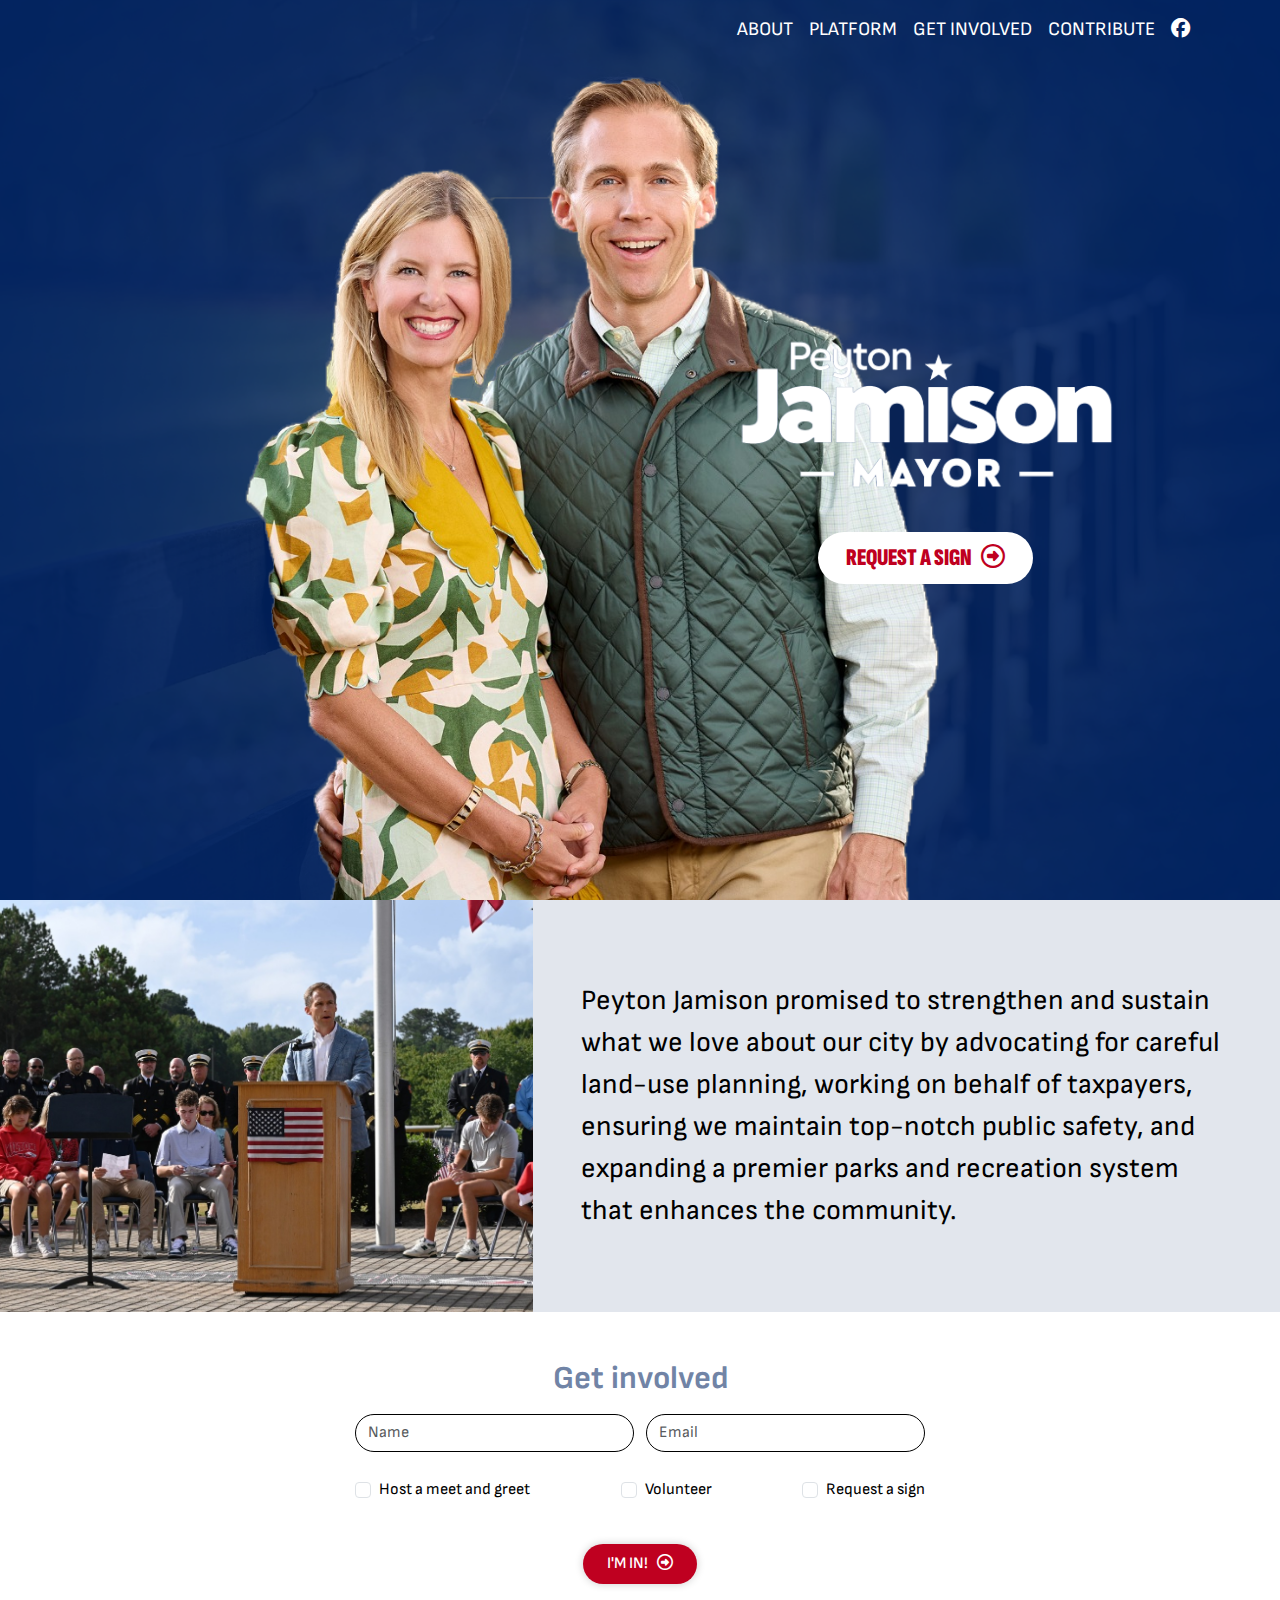
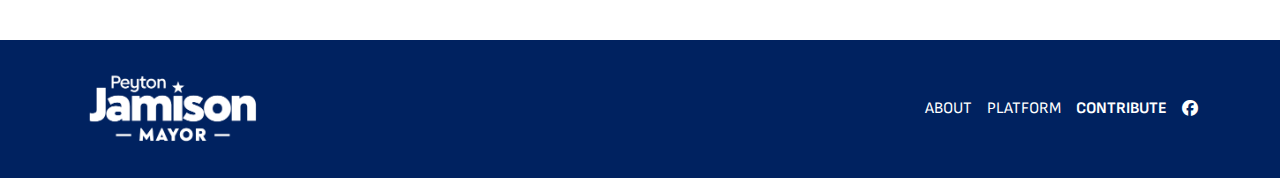
<file: index.html>
<!DOCTYPE html>
<html lang="en">

<head>
  <meta charset="UTF-8">
  <meta name="viewport" content="width=device-width, initial-scale=1.0">
  <link href="https://cdn.jsdelivr.net/npm/bootstrap@5.3.3/dist/css/bootstrap.min.css" rel="stylesheet">
  <link rel="stylesheet" href="https://cdnjs.cloudflare.com/ajax/libs/font-awesome/6.5.1/css/all.min.css">
  <script src="https://cdn.jsdelivr.net/npm/bootstrap@5.3.3/dist/js/bootstrap.bundle.min.js"></script>
  <link rel="stylesheet" href="css/style.css">

  <!-- jquery -->
  <script src="https://ajax.googleapis.com/ajax/libs/jquery/3.5.1/jquery.min.js"></script>

  <!-- custom script -->
  <script src="js/script.js"></script>

  <link rel="shortcut icon" href="images/logo.png" type="image/png">
  <title>Peyton Jamison Mayor</title>
</head>

<body>

  <nav class="navbar nav-fixed navbar-expand-lg navbar-dark">
    <div class="container">
      
      <button class="navbar-toggler" type="button" data-bs-toggle="collapse" data-bs-target="#mynavbar">
        <span class="navbar-toggler-icon"></span>
      </button>
      <div class="collapse navbar-collapse" id="mynavbar">
        <ul class="navbar-nav ms-auto">
          <li class="nav-item">
            <a class="nav-link" href="about.html">ABOUT</a>
          </li>
          <li class="nav-item">
            <a class="nav-link" href="platform.html">PLATFORM</a>
          </li>
          <li class="nav-item">
            <a class="nav-link" href="#get-involved">GET INVOLVED</a>
          </li>
          <li class="nav-item">
            <a class="nav-link" href="https://secure.anedot.com/jamisonformilton/contribute" target="_blank">CONTRIBUTE</a>
          </li>
          <li class="nav-item">
            <a class="nav-link" href="https://www.facebook.com/jamisonformilton/" target="_blank">
              <i class="fa-brands fa-facebook"></i>
            </a>
          </li>
          
        </ul>

      </div>
    </div>
  </nav>


  <section class="banner">
    <div class="container">
      <div class="row align-items-center pt-5 pb-2 pb-lg-5">
        <div class="col-lg-6 ms-auto text-center">
          <img src="images/logo.png" alt="logo" class="header-logo">
          <a href="#get-involved" class="btn-header">
            REQUEST A SIGN &nbsp; <i class="fa-regular fa-circle-right"></i>
          </a>
        </div>
      </div>
    </div>
    <div class="col-12 d-block d-lg-none">
      <img src="images/header2.png" alt="About" class="w-100">
    </div>
  </section>

  <section style="background-color: #E2E6ED;">
    <div class="row align-items-center g-0 home-image-row">
      <div class="col-lg-5">
        <img src="images/speech.png" alt="speech" class="w-100 d-flex">
      </div>
      <div class="col-lg-7">
        <p class="p-5 mb-0" style="font-size: 1.75rem;">Peyton Jamison promised to strengthen and sustain what we love about our city by advocating for careful land-use planning, working on behalf of taxpayers, ensuring we maintain top-notch public safety, and expanding a premier parks and recreation system that enhances the community.</p>
      </div>
    </div>
  </section>


  <section class=" py-5" id="get-involved">
    <h2 class="text-center mb-3" style="color: #7184A6;">Get involved</h2>


    <div class="container">
      <div class="row">
        <div class="col">
          <form class="newsletter-form" method="post">
            <div class="mb-3 form-desktop-1">
              <input type="text" class="form-control" id="nameInput" placeholder="Name" required>
            </div>
            <div class="mb-3 form-desktop-1">
              <input type="email" class="form-control" id="emailInput" placeholder="Email" required>
            </div>
            <div class="mb-3 form-check form-desktop-2">
              <input type="checkbox" class="form-check-input" id="Host-a-meet-and-greet">
              <label class="form-check-label" for="Host-a-meet-and-greet">Host a meet and greet</label>
            </div>
            <div class="mb-3 form-check form-desktop-2">
              <input type="checkbox" class="form-check-input" id="volunteerCheck">
              <label class="form-check-label" for="volunteerCheck">Volunteer</label>
            </div>
            <div class="mb-3 form-check form-desktop-2">
              <input type="checkbox" class="form-check-input" id="Request-a-sign">
              <label class="form-check-label" for="Request-a-sign">Request a sign</label>
            </div>

            <div style="flex-basis: 100%; text-align: center;    width: 100%;">
              <button type="submit" class="btn-red mb-2 form-desktop-3">I'M IN! &nbsp; <i class="fa-regular fa-circle-right"></i></button>
            </div>

            
          </form>
        </div>
      </div>
    </div>


  </section>





  <footer>
    <div class="container py-4">
      <div class="row align-items-center">
        <div class="col-sm-6 text-center text-sm-start">

          <p class="mb-0">
            <a href="index.html">
              <img src="images/logo.png" alt="" class="footer-logo">
            </a>
          </p>

        </div>

        <div class="col-sm-6 ">
          <div class="footer-links-wrapper">
            <a class="footer-link" href="about.html">ABOUT</a>
            <a class="footer-link" href="platform.html">PLATFORM</a>
            <a class="footer-link" href="https://secure.anedot.com/jamisonformilton/contribute" target="_blank"><b>CONTRIBUTE</b></a>
            <a class="footer-link" href="https://www.facebook.com/jamisonformilton/" target="_blank">
                <i class="fa-brands fa-facebook"></i>
            </a>
            
          </div>


        </div>

      </div>




    </div>
  </footer>


  <script id="ratufa_loader" src="https://www.ratufa.io/c/ld.js?f=ynd56dyh&n=n1.ratufa.io"></script>

  <style>
    .ratufa-popup-title {
      display: none !important;
    }

    .ratufa-popup-container {
      display: flex;
      align-items: center;
      text-align: center;
    }
  </style>
</body>

</html>
</file>
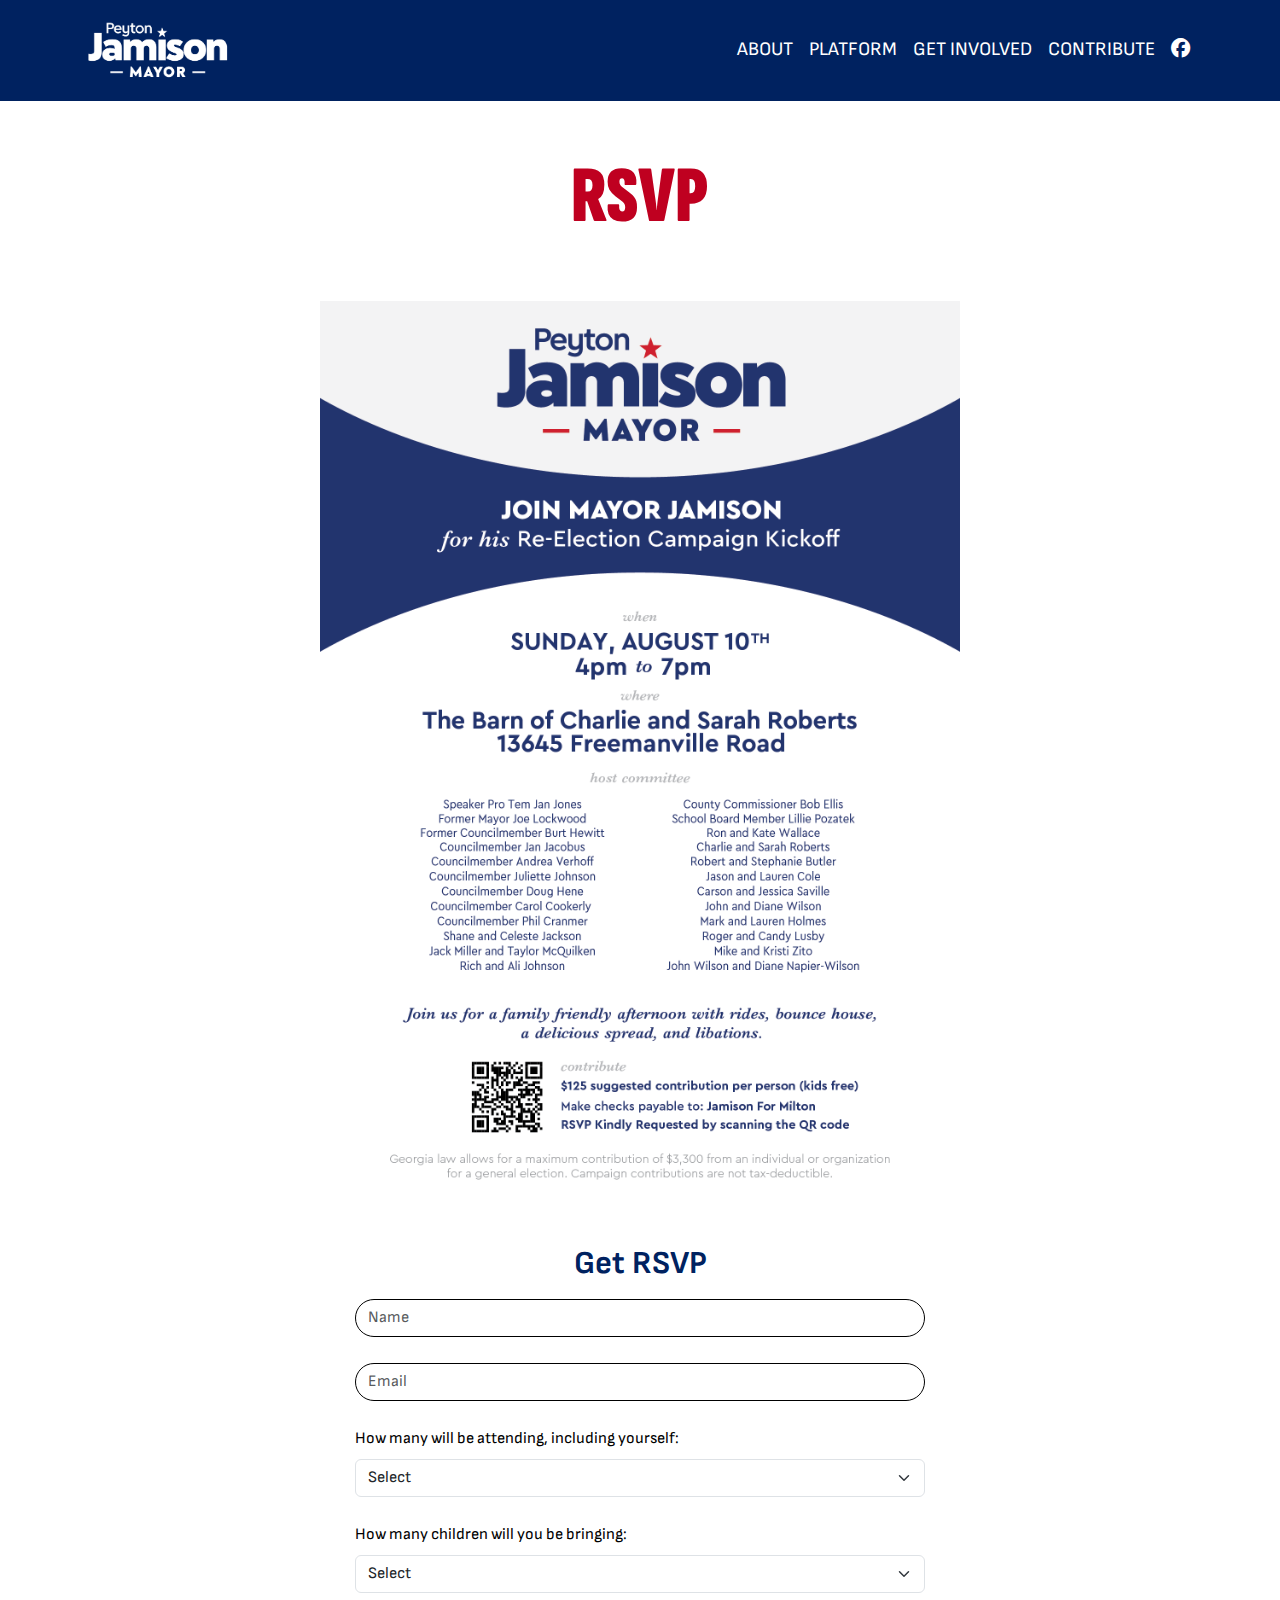
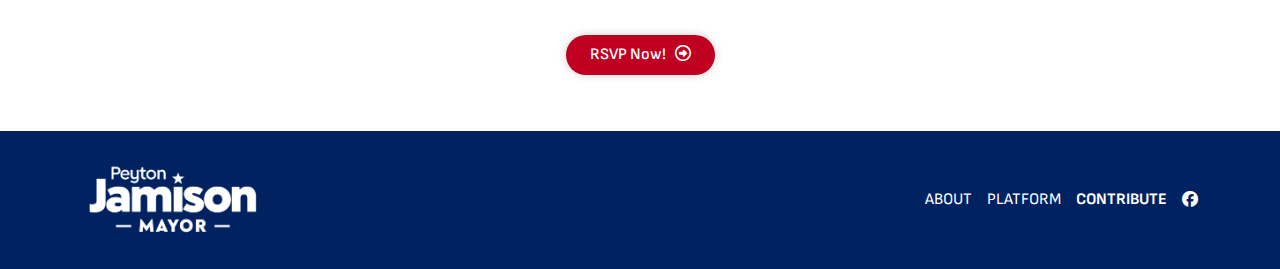
<file: RSVP/index.html>
<!DOCTYPE html>
<html lang="en">

<head>
  <meta charset="UTF-8">
  <meta name="viewport" content="width=device-width, initial-scale=1.0">
  <link href="https://cdn.jsdelivr.net/npm/bootstrap@5.3.3/dist/css/bootstrap.min.css" rel="stylesheet">
  <link rel="stylesheet" href="https://cdnjs.cloudflare.com/ajax/libs/font-awesome/6.5.1/css/all.min.css">
  <script src="https://cdn.jsdelivr.net/npm/bootstrap@5.3.3/dist/js/bootstrap.bundle.min.js"></script>
  <link rel="stylesheet" href="../css/style.css">

  <!-- jquery -->
  <script src="https://ajax.googleapis.com/ajax/libs/jquery/3.5.1/jquery.min.js"></script>

  <!-- custom script -->
  <script src="../js/script.js"></script>

  <link rel="shortcut icon" href="../images/logo.png" type="image/png">
  <title>Peyton Jamison Mayor</title>
</head>

<body>

  <nav class="navbar navbar-expand-lg navbar-dark" style="background-color: #002260;">
    <div class="container">
      <a class="navbar-brand " href="index.html">
        <img src="../images/logo.png" alt="Peyton Jamison Mayor">
      </a>
      <button class="navbar-toggler" type="button" data-bs-toggle="collapse" data-bs-target="#mynavbar">
        <span class="navbar-toggler-icon"></span>
      </button>
      <div class="collapse navbar-collapse" id="mynavbar">
        <ul class="navbar-nav ms-auto">
          <li class="nav-item">
            <a class="nav-link" href="../about.html">ABOUT</a>
          </li>
          <li class="nav-item">
            <a class="nav-link" href="../platform.html">PLATFORM</a>
          </li>
          <li class="nav-item">
            <a class="nav-link" href="../index.html#get-involved">GET INVOLVED</a>
          </li>
          <li class="nav-item">
            <a class="nav-link" href="https://secure.anedot.com/jamisonformilton/contribute"
              target="_blank">CONTRIBUTE</a>
          </li>
          <li class="nav-item">
            <a class="nav-link" href="https://www.facebook.com/jamisonformilton/" target="_blank">
              <i class="fa-brands fa-facebook"></i>
            </a>
          </li>

        </ul>

      </div>
    </div>
  </nav>


  <section class="header">
    <div class="container">
      <div class="row align-items-center py-5">
        <div class="col-lg-12 text-center">
          <h1 style="color: #BF0020;" class="font-sofia-sans page-heading">RSVP</h1>
        </div>
      </div>
    </div>
  </section>



  <section class="">


    <div class="col-sm-6 mx-auto">
      <img src="../images/Jamison-Invite-01.png" alt="About" class="w-100">
    </div>

  </section>



  <section class=" py-5" id="get-involved">
    <h2 class="text-center mb-3" style="color: #002260;">Get RSVP</h2>


    <div class="container">
      <div class="row">
        <div class="col">
          <form class="newsletter-form" method="post">
            <div class="mb-3 form-desktop-full">
              <input type="text" class="form-control" id="nameInput" placeholder="Name" required>
            </div>
            <div class="mb-3 form-desktop-full">
              <input type="email" class="form-control" id="emailInput" placeholder="Email" required>
            </div>
            <div class="mb-3 form-desktop-full">
              <label for="attendingSelect" class="form-label">How many will be attending, including yourself:</label>
              <select class="form-select" id="attendingSelect" required>
                <option value="" disabled selected>Select</option>
                <option value="1">1</option>
                <option value="2">2</option>
                <option value="3">3</option>
                <option value="4">4</option>
                <option value="5">5</option>
                <option value="6">6</option>
                <option value="7">7</option>
                <option value="8">8</option>
                <option value="9">9</option>
                <option value="10+">10+</option>
              </select>
            </div>

            <div class="mb-3 form-desktop-full">
              <label for="childrenSelect" class="form-label">How many children will you be bringing:</label>
              <select class="form-select" id="childrenSelect" required>
                <option value="" disabled selected>Select</option>
                <option value="none">None</option>
                <option value="1">1</option>
                <option value="2">2</option>
                <option value="3">3</option>
                <option value="4">4</option>
                <option value="5+">5+</option>
              </select>
            </div>



            <div style="flex-basis: 100%; text-align: center;    width: 100%;">
              <button type="submit" class="btn-red mb-2 form-desktop-3">RSVP Now! &nbsp; <i
                  class="fa-regular fa-circle-right"></i></button>
            </div>


          </form>
        </div>
      </div>
    </div>


  </section>





  <footer>
    <div class="container py-4">
      <div class="row align-items-center">
        <div class="col-sm-6 text-center text-sm-start">

          <p class="mb-0">
            <a href="index.html">
              <img src="../images/logo.png" alt="" class="footer-logo">
            </a>
          </p>

        </div>

        <div class="col-sm-6 ">
          <div class="footer-links-wrapper">
            <a class="footer-link" href="about.html">ABOUT</a>
            <a class="footer-link" href="platform.html">PLATFORM</a>
            <a class="footer-link" href="https://secure.anedot.com/jamisonformilton/contribute"
              target="_blank"><b>CONTRIBUTE</b></a>
            <a class="footer-link" href="https://www.facebook.com/jamisonformilton/" target="_blank">
              <i class="fa-brands fa-facebook"></i>
            </a>

          </div>


        </div>

      </div>




    </div>
  </footer>


  <script id="ratufa_loader" src="https://www.ratufa.io/c/ld.js?f=lrwbh6cr&n=n1.ratufa.io"></script>

  <style>
    .ratufa-popup-title {
      display: none !important;
    }

    .ratufa-popup-container {
      display: flex;
      align-items: center;
      text-align: center;
    }
  </style>
</body>

</html>
</file>
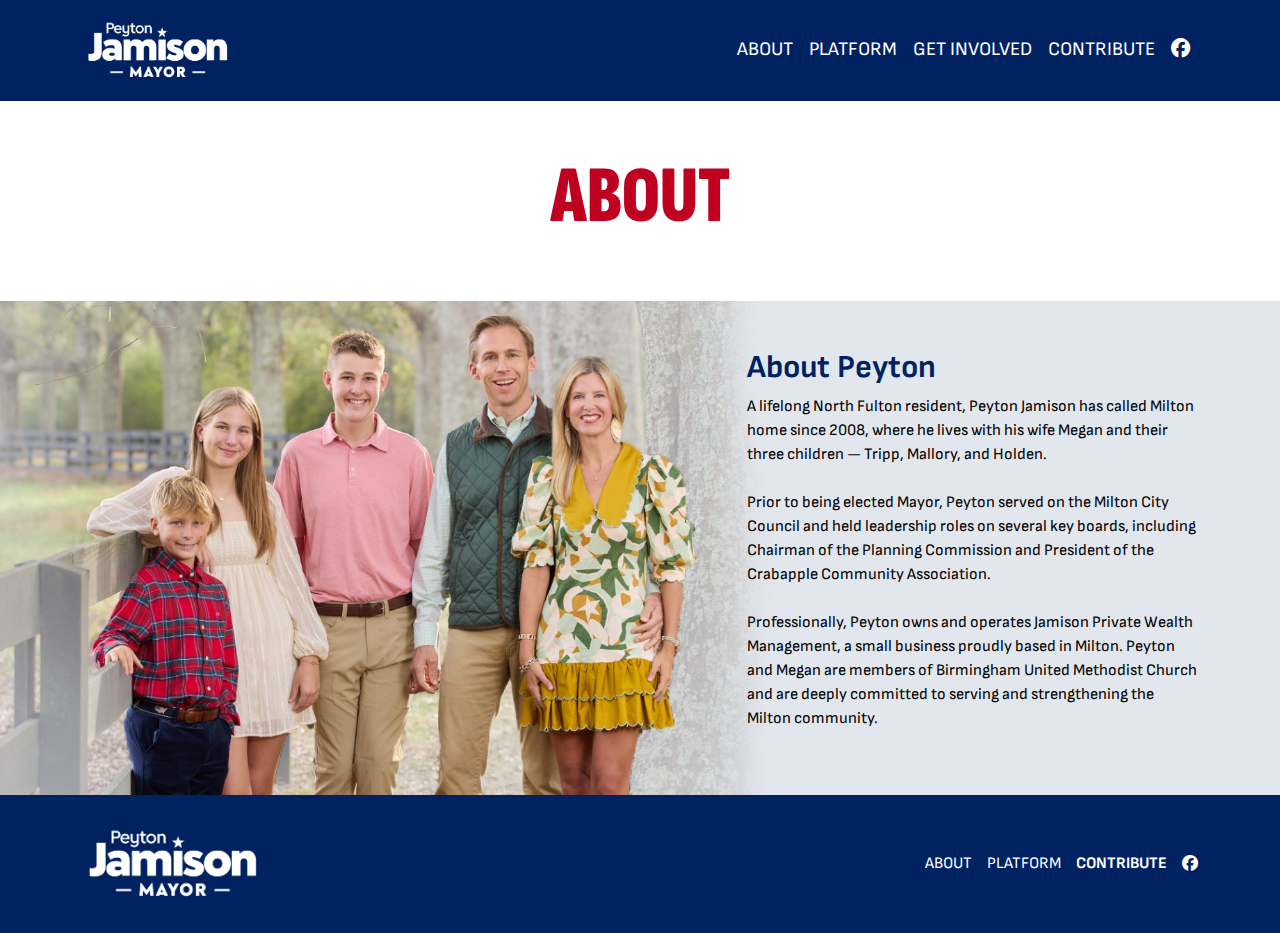
<file: about.html>
<!DOCTYPE html>
<html lang="en">

<head>
  <meta charset="UTF-8">
  <meta name="viewport" content="width=device-width, initial-scale=1.0">
  <link href="https://cdn.jsdelivr.net/npm/bootstrap@5.3.3/dist/css/bootstrap.min.css" rel="stylesheet">
  <link rel="stylesheet" href="https://cdnjs.cloudflare.com/ajax/libs/font-awesome/6.5.1/css/all.min.css">
  <script src="https://cdn.jsdelivr.net/npm/bootstrap@5.3.3/dist/js/bootstrap.bundle.min.js"></script>
  <link rel="stylesheet" href="css/style.css">

  <!-- jquery -->
  <script src="https://ajax.googleapis.com/ajax/libs/jquery/3.5.1/jquery.min.js"></script>

  <!-- custom script -->
  <script src="js/script.js"></script>

  <link rel="shortcut icon" href="images/logo.png" type="image/png">
  <title>About - Peyton Jamison Mayor</title>
</head>

<body>

  <nav class="navbar navbar-expand-lg navbar-dark" style="background-color: #002260;">
    <div class="container">
      <a class="navbar-brand " href="index.html">
        <img src="images/logo.png" alt="Peyton Jamison Mayor">
      </a>
      <button class="navbar-toggler" type="button" data-bs-toggle="collapse" data-bs-target="#mynavbar">
        <span class="navbar-toggler-icon"></span>
      </button>
      <div class="collapse navbar-collapse" id="mynavbar">
        <ul class="navbar-nav ms-auto">
          <li class="nav-item">
            <a class="nav-link" href="about.html">ABOUT</a>
          </li>
          <li class="nav-item">
            <a class="nav-link" href="platform.html">PLATFORM</a>
          </li>
          <li class="nav-item">
            <a class="nav-link" href="index.html#get-involved">GET INVOLVED</a>
          </li>
          <li class="nav-item">
            <a class="nav-link" href="https://secure.anedot.com/jamisonformilton/contribute" target="_blank">CONTRIBUTE</a>
          </li>
          <li class="nav-item">
            <a class="nav-link" href="https://www.facebook.com/jamisonformilton/" target="_blank">
              <i class="fa-brands fa-facebook"></i>
            </a>
          </li>
          
        </ul>

      </div>
    </div>
  </nav>


  <section class="header">
    <div class="container">
      <div class="row align-items-center py-5">
        <div class="col-lg-12 text-center">
          <h1 style="color: #BF0020;" class="font-sofia-sans page-heading">ABOUT</h1>
        </div>
      </div>
    </div>
  </section>


  <section class="about-section">
    <div class="container">
      <div class="row pt-5 pb-2 pb-md-5">
        <div class="col-lg-5 col-md-10 ms-auto">
          <h2 class="text-dark-blue">About Peyton</h2>
          
          <p>A lifelong North Fulton resident, Peyton Jamison has called Milton home since 2008, where he lives with his wife Megan and their three children — Tripp, Mallory, and Holden. 
            
            <br><br>
  
            Prior to being elected Mayor, Peyton served on the Milton City Council and held leadership roles on several key boards, including Chairman of the Planning Commission and President of the Crabapple Community Association. 
            
            <br><br>
  
            Professionally, Peyton owns and operates Jamison Private Wealth Management, a small business proudly based in Milton. Peyton and Megan are members of Birmingham United Methodist Church and are deeply committed to serving and strengthening the Milton community.</p>
        </div>

        
        
      </div>
    </div>

    <div class="col-12 d-block d-md-none">
      <img src="images/about2.png" alt="About" class="w-100">
    </div>
    
  </section>






  <footer>
    <div class="container py-4">
      <div class="row align-items-center">
        <div class="col-sm-6 text-center text-sm-start">

          <p class="mb-0">
            <a href="index.html">
              <img src="images/logo.png" alt="" class="footer-logo">
            </a>
          </p>

        </div>

        <div class="col-sm-6 ">
          <div class="footer-links-wrapper">
            <a class="footer-link" href="about.html">ABOUT</a>
            <a class="footer-link" href="platform.html">PLATFORM</a>
            <a class="footer-link" href="https://secure.anedot.com/jamisonformilton/contribute" target="_blank"><b>CONTRIBUTE</b></a>
            <a class="footer-link" href="https://www.facebook.com/jamisonformilton/" target="_blank">
                <i class="fa-brands fa-facebook"></i>
            </a>
            
          </div>


        </div>

      </div>




    </div>
  </footer>


</body>

</html>
</file>
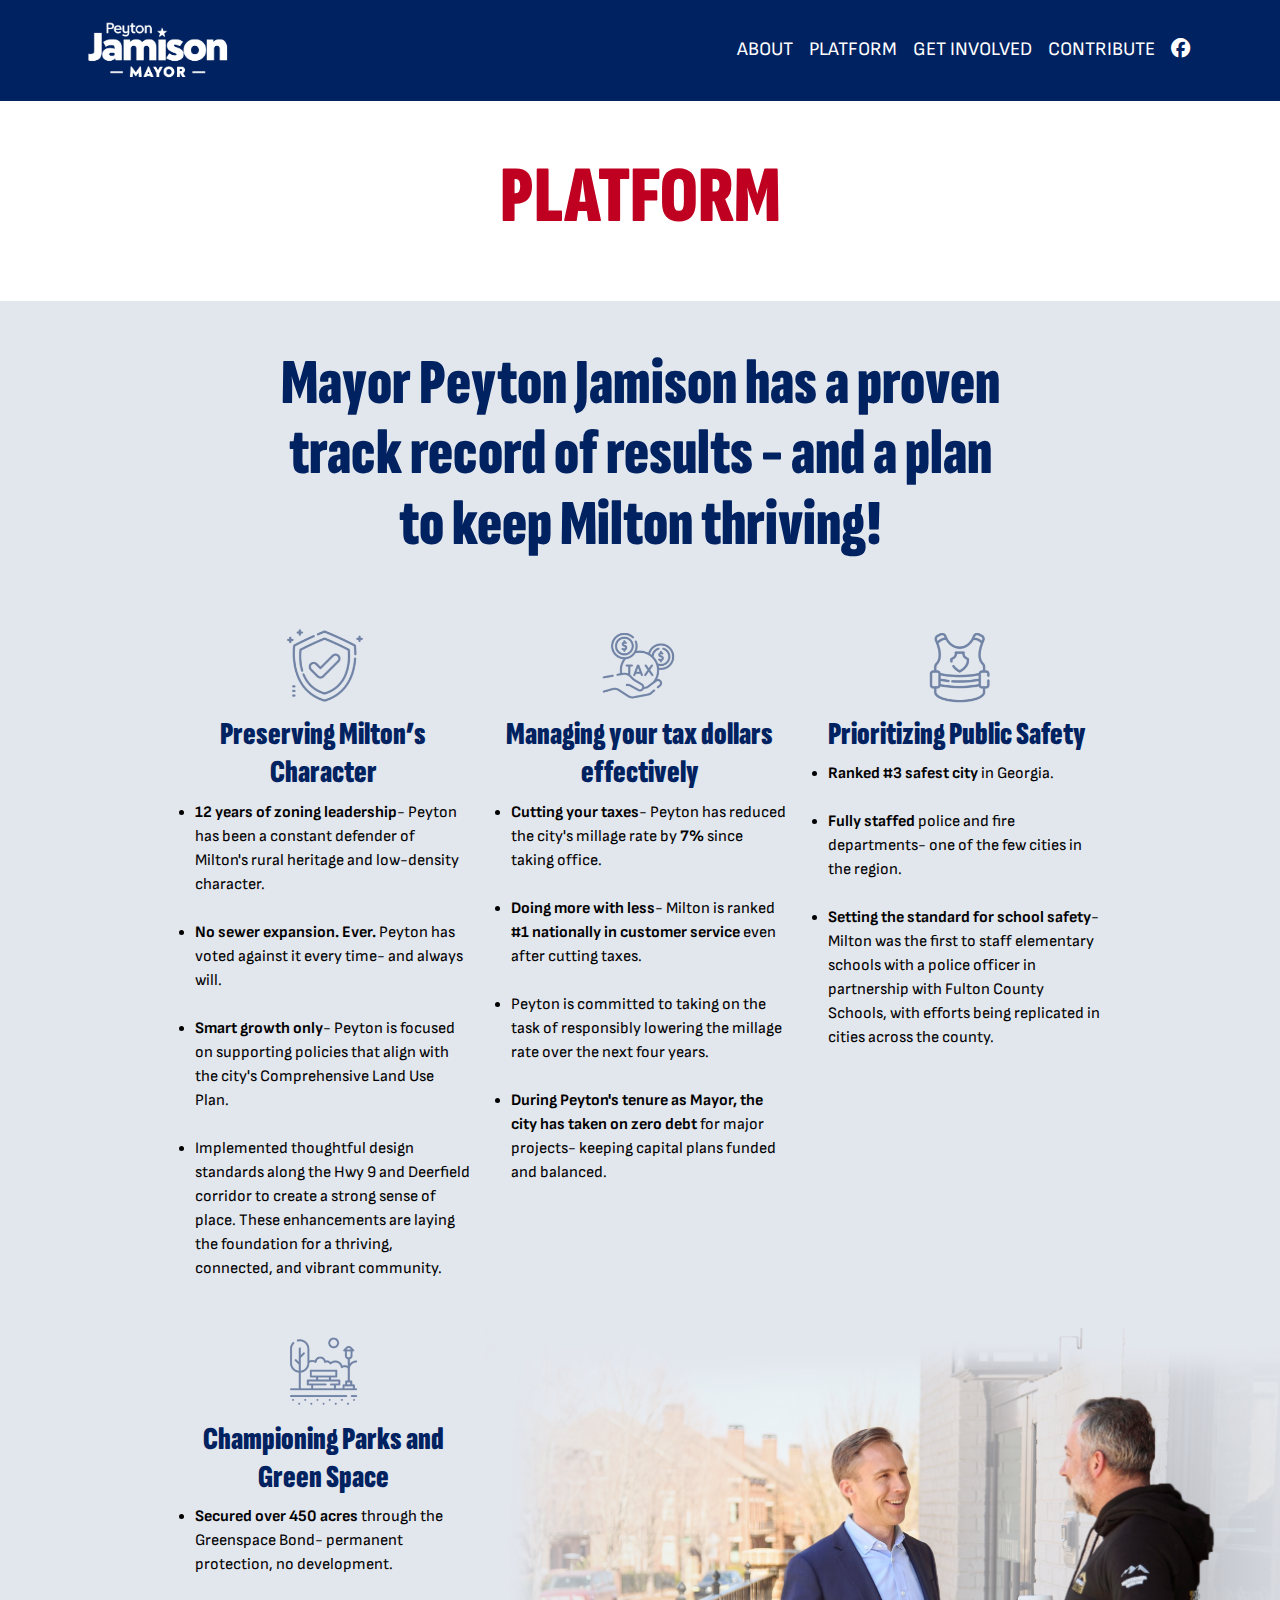
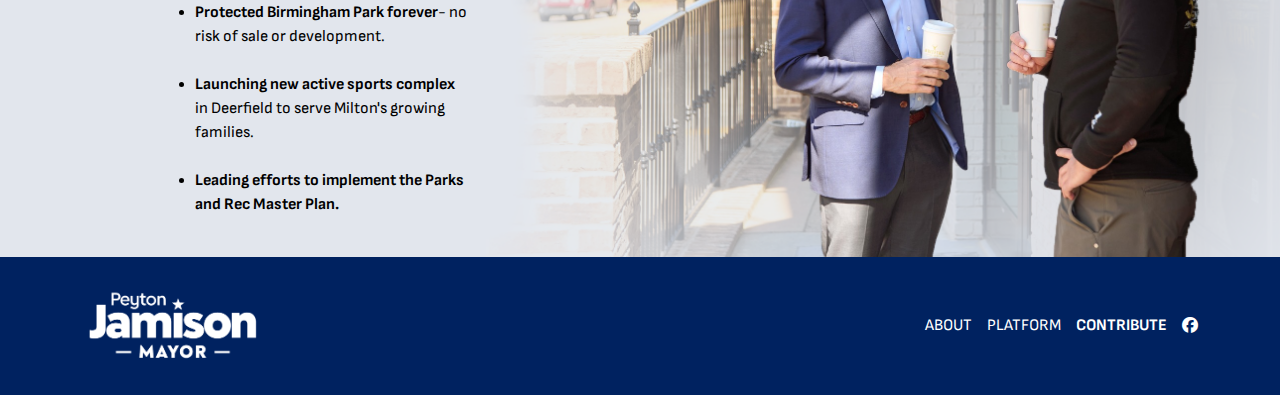
<file: platform.html>
<!DOCTYPE html>
<html lang="en">

<head>
  <meta charset="UTF-8">
  <meta name="viewport" content="width=device-width, initial-scale=1.0">
  <link href="https://cdn.jsdelivr.net/npm/bootstrap@5.3.3/dist/css/bootstrap.min.css" rel="stylesheet">
  <link rel="stylesheet" href="https://cdnjs.cloudflare.com/ajax/libs/font-awesome/6.5.1/css/all.min.css">
  <script src="https://cdn.jsdelivr.net/npm/bootstrap@5.3.3/dist/js/bootstrap.bundle.min.js"></script>
  <link rel="stylesheet" href="css/style.css">

  <!-- jquery -->
  <script src="https://ajax.googleapis.com/ajax/libs/jquery/3.5.1/jquery.min.js"></script>

  <!-- custom script -->
  <script src="js/script.js"></script>

  <link rel="shortcut icon" href="images/logo.png" type="image/png">
  <title>Platform - Peyton Jamison Mayor</title>
</head>

<body>

  <nav class="navbar navbar-expand-lg navbar-dark" style="background-color: #002260;">
    <div class="container">
      <a class="navbar-brand " href="index.html">
        <img src="images/logo.png" alt="Peyton Jamison Mayor">
      </a>
      <button class="navbar-toggler" type="button" data-bs-toggle="collapse" data-bs-target="#mynavbar">
        <span class="navbar-toggler-icon"></span>
      </button>
      <div class="collapse navbar-collapse" id="mynavbar">
        <ul class="navbar-nav ms-auto">
          <li class="nav-item">
            <a class="nav-link" href="about.html">ABOUT</a>
          </li>
          <li class="nav-item">
            <a class="nav-link" href="platform.html">PLATFORM</a>
          </li>
          <li class="nav-item">
            <a class="nav-link" href="index.html#get-involved">GET INVOLVED</a>
          </li>
          <li class="nav-item">
            <a class="nav-link" href="https://secure.anedot.com/jamisonformilton/contribute" target="_blank">CONTRIBUTE</a>
          </li>
          <li class="nav-item">
            <a class="nav-link" href="https://www.facebook.com/jamisonformilton/" target="_blank">
              <i class="fa-brands fa-facebook"></i>
            </a>
          </li>
          
        </ul>

      </div>
    </div>
  </nav>


  <section class="header">
    <div class="container">
      <div class="row align-items-center py-5">
        <div class="col-lg-12 text-center">
          <h1 style="color: #BF0020;" class="font-sofia-sans page-heading">PLATFORM</h1>
        </div>
      </div>
    </div>
  </section>


  <section class="platform-section" style="background-color: #E2E6ED;">
    <div class="container">
      <div class="row pt-5 ">
        <div class="col-md-8 mx-auto">
          <h1 style="color: #002260;" class="font-sofia-sans platform-heading">Mayor Peyton Jamison has a proven track record of results - and a plan to keep Milton thriving!</h1>
        </div>
        <div class="col-lg-10 col-md-12 mx-auto mt-5">
          <div class="row">
            <div class="col-md-4 pb-4">
              <div class="text-center">
                <img src="images/icon-1.png" alt="icon" class="icon-image">
                <h2 class="text-dark-blue font-sofia-sans">Preserving Milton’s Character</h2>
              </div>
              <ul>
                <li><b>12 years of zoning leadership</b>- Peyton has been a constant defender of Milton's rural heritage and low-density character.</li>
                <br>
                <li><b>No sewer expansion. Ever.</b> Peyton has voted against it every time- and always will.</li>
                <br>
                <li><b>Smart growth only</b>- Peyton is focused on supporting policies that align with the city's Comprehensive Land Use Plan.</li>
                <br>
                <li>Implemented thoughtful design standards along the Hwy 9 and Deerfield corridor to create a strong sense of place. These enhancements are laying the foundation for a thriving, connected, and vibrant community.</li>
              </ul>
            </div>

            <div class="col-md-4 pb-4">
              <div class="text-center">
                <img src="images/icon-2.png" alt="icon" class="icon-image">
                <h2 class="text-dark-blue font-sofia-sans">Managing your tax dollars effectively</h2>
              </div>
              <ul>
                <li><b>Cutting your taxes</b>- Peyton has reduced the city's millage rate by <b>7%</b> since taking office.</li>
                <br>
                <li><b>Doing more with less</b>- Milton is ranked <b>#1 nationally in customer service</b> even after cutting taxes.</li>
                <br>
                <li>Peyton is committed to taking on the task of responsibly lowering the millage rate over the next four years.</li>
                <br>
                <li><b>During Peyton's tenure as Mayor, the city has taken on zero debt</b> for major projects- keeping capital plans funded and balanced.</li>
              </ul>
            </div>

            <div class="col-md-4 pb-4">
              <div class="text-center">
                <img src="images/icon-3.png" alt="icon" class="icon-image">
                <h2 class="text-dark-blue font-sofia-sans">Prioritizing Public Safety</h2>
              </div>
              <ul>
                <li><b>Ranked #3 safest city</b> in Georgia.</li>
                <br>
                <li><b>Fully staffed</b> police and fire departments- one of the few cities in the region.</li>
                <br>
                <li><b>Setting the standard for school safety</b>- Milton was the first to staff elementary schools with a police officer in partnership with Fulton County Schools, with efforts being replicated in cities across the county.</li>
              </ul>
            </div>

            <div class="col-md-4 pb-4">
              <div class="text-center">
                <img src="images/icon-4.png" alt="icon" class="icon-image">
                <h2 class="text-dark-blue font-sofia-sans">Championing Parks and Green Space</h2>
              </div>
              <ul>
                <li><b>Secured over 450 acres</b> through the Greenspace Bond- permanent protection, no development.</li>
                <br>
                <li><b>Protected Birmingham Park forever</b>- no risk of sale or development.</li>
                <br>
                <li><b>Launching new active sports complex</b> in Deerfield to serve Milton's growing families.</li>
                <br>
                <li><b>Leading efforts to implement the Parks and Rec Master Plan.</b></li>
              </ul>
            </div>

          </div>
          
          
          
        </div>

        
        
      </div>
    </div>

    <div class="col-12 d-block d-md-none">
      <img src="images/platform2.png" alt="About" class="w-100">
    </div>
    
  </section>






  <footer>
    <div class="container py-4">
      <div class="row align-items-center">
        <div class="col-sm-6 text-center text-sm-start">

          <p class="mb-0">
            <a href="index.html">
              <img src="images/logo.png" alt="" class="footer-logo">
            </a>
          </p>

        </div>

        <div class="col-sm-6 ">
          <div class="footer-links-wrapper">
            <a class="footer-link" href="about.html">ABOUT</a>
            <a class="footer-link" href="platform.html">PLATFORM</a>
            <a class="footer-link" href="https://secure.anedot.com/jamisonformilton/contribute" target="_blank"><b>CONTRIBUTE</b></a>
            <a class="footer-link" href="https://www.facebook.com/jamisonformilton/" target="_blank">
                <i class="fa-brands fa-facebook"></i>
            </a>
            
          </div>


        </div>

      </div>




    </div>
  </footer>


</body>

</html>
</file>
<file: css/style.css>
@import url('https://fonts.googleapis.com/css2?family=Sofia+Sans+Extra+Condensed:ital,wght@0,1..1000;1,1..1000&family=Sofia+Sans:ital,wght@0,1..1000;1,1..1000&display=swap');

/* 
  font-family: "Sofia Sans", sans-serif;
  font-family: "Sofia Sans Extra Condensed", sans-serif;
*/

.font-sofia-sans{
  font-family: "Sofia Sans Extra Condensed", sans-serif;
  font-weight: 900;
}
.page-heading{
  font-size: 5rem;
  font-weight: 900;
}
body {
  margin: 0;
  padding: 0;
  box-sizing: border-box;
  font-family: "Sofia Sans", sans-serif;
  color: #000;
}

h1,
h2,
h3 {
  font-weight: 700;
}

img.header-logo {
  max-width: 400px;
  display: block;
  margin: auto;
}

.btn-header {
  background-color: #fff;
  border-radius: 30px;
  color: #BF0020;
  font-size: 1.5rem;
  padding: 0.5rem 1.75rem;
  text-decoration: none !important;
  font-family: "Sofia Sans Extra Condensed", sans-serif;
  margin-top: 1rem;
  display: inline-block;
  font-weight: 900;
  border: none !important;
  outline: none !important;
  box-shadow: none !important;
}


nav.navbar a{
  color: #fff !important;
  font-size: 1.2rem;
}


.nav-social a {
  background-color: #0c3b5d;
  color: #fff;
  border-radius: 50%;
  width: 22px;
  height: 22px;
  display: inline-flex;
  align-items: center;
  justify-content: center;
  text-decoration: none !important;
}


.btn-donate {
  color: #cf0025 !important;
  font-weight: 700;
  border-radius: 0;
  background-color: #fff;
  padding: 0.7rem 2rem !important;
  margin-left: 15px;
  transition: 0.3s;
  box-shadow: 0 0 8px 0px #00000033;
}

.btn-donate:hover {
  color: #fff !important;
  background-color: #cf0025;
}

img {
  max-width: 100%;
}

.text-dark-blue {
  color: #002260;
}

.text-red {
  color: #ff2d20;
}

.text-white2 {
  color: #cacfdd;
}


.banner {
  background-image: url(../images/header.png);
  background-size: auto 110%;
  background-repeat: no-repeat;
  background-position: bottom left;
  background-color: #002260;
  color: #002d4b;
  /* text-align: center; */
  /* padding-top: 2rem; */
}

.banner .row{
  min-height: 100vh;
  box-sizing: border-box;
}

.navbar-brand img {
  max-width: 150px;
}

@media (min-width: 992px) {
  nav.navbar.nav-fixed{
    position: absolute;
    width: 100%;
  }
}

.banner-title {
  font-family: "Trocchi", serif;
  font-size: 2.1rem;
  line-height: 1.2;
}

.banner-sub-heading {
  font-size: 5rem;
  color: #cacfdd;
  font-weight: 900;
  line-height: 1;
}

.banner-heading {
  font-size: 5rem;
  font-weight: bold;
  line-height: 0.85;
  padding-top: 1.5rem;
}

.banner-btn {
  background-color: #ff2d20;
  border-radius: 30px;
  color: #fff;
  font-size: 1.75rem;
  padding: 0.5rem 3rem;
  text-decoration: none !important;
  margin-top: 1rem;
  display: inline-block;
  font-weight: 500;
}

.about-section{
  background-image: url(../images/about.png);
  background-size: 62% auto;
  background-position: left center;
  background-repeat: no-repeat;
  background-color: #E2E6ED;
}

/* newsletter */

.newsletter-form {
  display: flex;
  justify-content: space-between;
  align-items: end;
  gap: 10px;
  flex-wrap: wrap;
  max-width: 570px;
  margin-left: auto;
  margin-right: auto;
}

.newsletter-form-full {
  max-width: none;
}

.newsletter-form-full .form-check-label {
  font-size: 0.9rem;
}

.form-desktop-1 {
  width: 49%;
}

.form-desktop-full {
  width: 100%;
}

.form-desktop-3 {
  margin: auto;
}

.form-check {
  margin-bottom: 0; /* Remove default margin for checkbox */
}

input.form-control {
  border: none;
  outline: none !important;
  box-shadow: none !important;
  border: 1px solid #000;
  border-radius: 20px !important;
  /* padding-left: 0; */
}

.form-check-label {
  user-select: none;
}

.btn-red {
  background-color: #BF0020;
  border-radius: 20px;
  color: #fff;
  font-size: 1rem;
  padding: 0.5rem 1.5rem;
  text-decoration: none !important;
  margin-top: 1rem;
  display: inline-block;
  font-weight: 500;
  border: none !important;
  outline: none !important;
  box-shadow: 0 0 8px 0px #00000033;
  transition: 0.3s;
}

.btn-red:hover {
  background-color: #cf0025;
  color: #fff;
}

.bg--light {
  background-color: #f4f4f4;
}

.bg-blue {
  background-color: #0c3b5d;
}

.blue-section-heading-1 {
  font-size: 5.5vw;
  line-height: 0.7;
}

.blue-section-heading-2 {
  font-size: 4vw;
}

.issue-image {
  height: 85px;
}

.btn-light-blue {
  background-color: #7c87ab;
  border-radius: 30px;
  color: #fff;
  font-size: 1rem;
  padding: 0.5rem 1.5rem;
  text-decoration: none !important;
  margin-top: 1rem;
  display: inline-block;
  font-weight: 500;
  border: none !important;
  outline: none !important;
  box-shadow: none !important;
}

.vote-para {
  font-size: 1.7rem;
  font-family: "Playfair Display", serif;
  font-weight: 500;
  font-style: italic;
}

.banner2 {
  background-color: #0c3b5d;
  color: #cacfdd;
}

.banner-heading2 {
  font-size: 3rem;
  margin: 0;
}
.text-link {
  text-decoration: none !important;
  color: inherit;
  font-style: italic;
  font-weight: 600;
}
ul {
  padding-left: 1.1rem;
}
.squar-list {
  padding-left: 1.05rem;
  list-style-type: square;
}

footer {
  background-color: #002260;
}

footer .footer-logo {
  width: 180px;
  /* margin-bottom: 20px; */
}


.footer-links-wrapper {
  display: flex;
  flex-wrap: wrap;
  justify-content: end;
  gap: 15px;
  margin-left: auto;
}

.footer-link {
  display: flex;
  color: #fff;
  line-height: 1.15;
}

.footer-donate-btn {
  color: #fff !important;
  font-weight: 500;
  border-radius: 0;
  background-color: #6b6b6b;
  padding: 0.5rem 1.25rem !important;
  display: inline-block;
  transition: 0.3s;
  margin-top: 10px;
  box-shadow: 0 0 8px 0px #00000033;
}

footer a {
  text-decoration: none !important;
}

.navbar-toggler {
  border: none;
  font-size: 2rem;
  outline: none !important;
  box-shadow: none !important;
}

.platform-heading{
  font-size: 4rem;
  line-height: 1.1;
  text-align: center;
}

.icon-image{
  width: 100px;
}

.platform-section{
  background-image: url(../images/platform.png);
  background-size: 62% auto;
  background-position: right bottom;
  background-repeat: no-repeat;
  background-color: #E2E6ED;
}

@media (max-width: 1400px) {
  .banner-title {
    font-size: 1.85rem;
  }

  .banner-sub-heading {
    font-size: 4.5rem;
  }

  .banner-heading {
    font-size: 5rem;
  }

  .blue-section-heading-1 {
    font-size: 5vw;
    line-height: 0.8;
  }

  .blue-section-heading-2 {
    font-size: 3.5vw;
  }
}

@media (max-width: 1200px) {
  .banner-sub-heading {
    font-size: 3.75rem;
  }

  .banner-heading {
    font-size: 5rem;
  }

  .banner-title {
    font-size: 1.5rem;
  }
  .banner-btn {
    font-size: 1.65rem;
  }

  .newsletter-form {
    flex-wrap: wrap;
  }

  .form-desktop-2 {
    /* width: 32%; */
  }
}

@media (max-width: 992px) {
  .btn-donate {
    margin: 10px 0;
    text-align: center;
  }
  .nav-social {
    margin-top: 10px;
    margin-bottom: 10px;
  }
  .banner-sub-heading {
    font-size: 2rem;
  }

  .banner-heading {
    font-size: 4rem;
  }

  .banner-title {
    font-size: 1.15rem;
  }
  .banner-btn {
    font-size: 1.25rem;
    padding: 0.5rem 2rem;
  }

  .blue-section-heading-1 {
    font-size: 4vw;
    line-height: 0.8;
  }

  .blue-section-heading-2 {
    font-size: 2.75vw;
  }

  .banner-heading2 {
    font-size: 3rem;
    text-align: center;
    padding-top: 1.25rem;
  }
  .navbar-toggler{
    margin: auto;
  }
  nav.navbar{
    background-color: #002260;
  }
  ul.navbar-nav{
    text-align: center;
  }
  .banner{
    background-image: none;
  }
  /* .banner .col-lg-6{
    position: absolute;
    top: 20px;
    left: 0;
  } */
  img.header-logo {
    max-width: 100%;
  }
  .banner .row {
    min-height: unset;
  }
  .home-image-row{
    flex-direction: column-reverse;
  }
}

@media (max-width: 767px) {
  .about-section, .platform-section{
    background-image: none;
  }
  nav.navbar > .container{
    flex-direction: column-reverse;
  }
  .banner .row {
    /* min-height: 80vw; */
}
  .banner-sub-heading {
    font-size: 5rem;
  }

  .banner-heading {
    font-size: 12vw;
  }

  .banner-title {
    font-size: 1.8rem;
  }
  .banner-btn {
    font-size: 2rem;
    position: absolute;
    bottom: 30px;
    left: 50%;
    white-space: nowrap;
    transform: translateX(-50%);
    padding: 0.5rem 3rem;
  }

  .newsletter-form {
    flex-direction: column;
  }

  .form-desktop-1,
  .form-desktop-2 {
    width: 100%;
  }

  .blue-section-heading-1 {
    font-size: 9vw;
    line-height: 1;
    margin-top: 2rem;
  }

  .blue-section-heading-2 {
    font-size: 6.5vw;
  }

  .banner2 .container {
    max-width: none;
    padding: 0;
    text-align: center;
  }
  .banner-heading2 {
    font-size: 2.25rem;
  }
}

@media (max-width: 576px) {
  .blue-section-heading-1 {
    font-size: 14vw;
  }

  .blue-section-heading-2 {
    font-size: 10vw;
  }

  .footer-links-wrapper {
    max-width: none;
    margin: 30px auto auto auto;
    flex-direction: column;
    align-items: center;
  }
}

.ratufa-popup-container {
  min-width: 250px;
}
</file>
